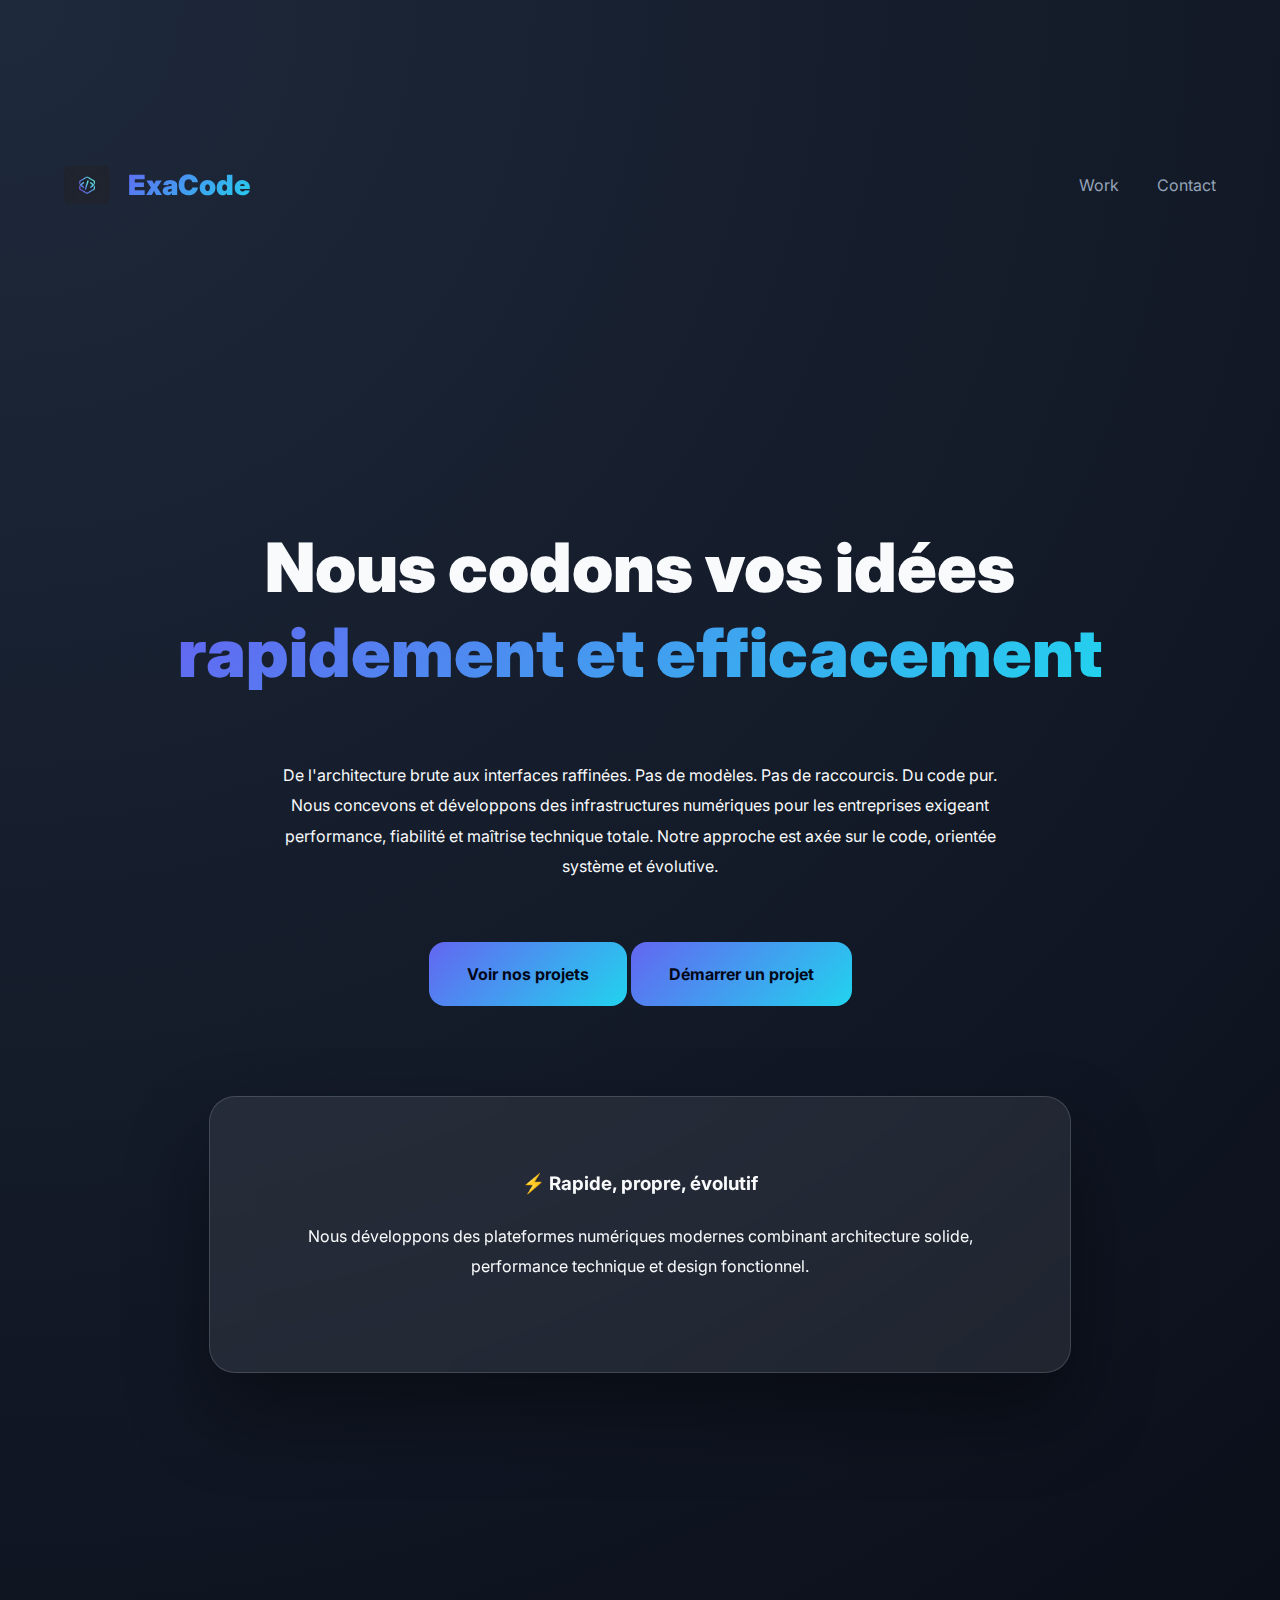
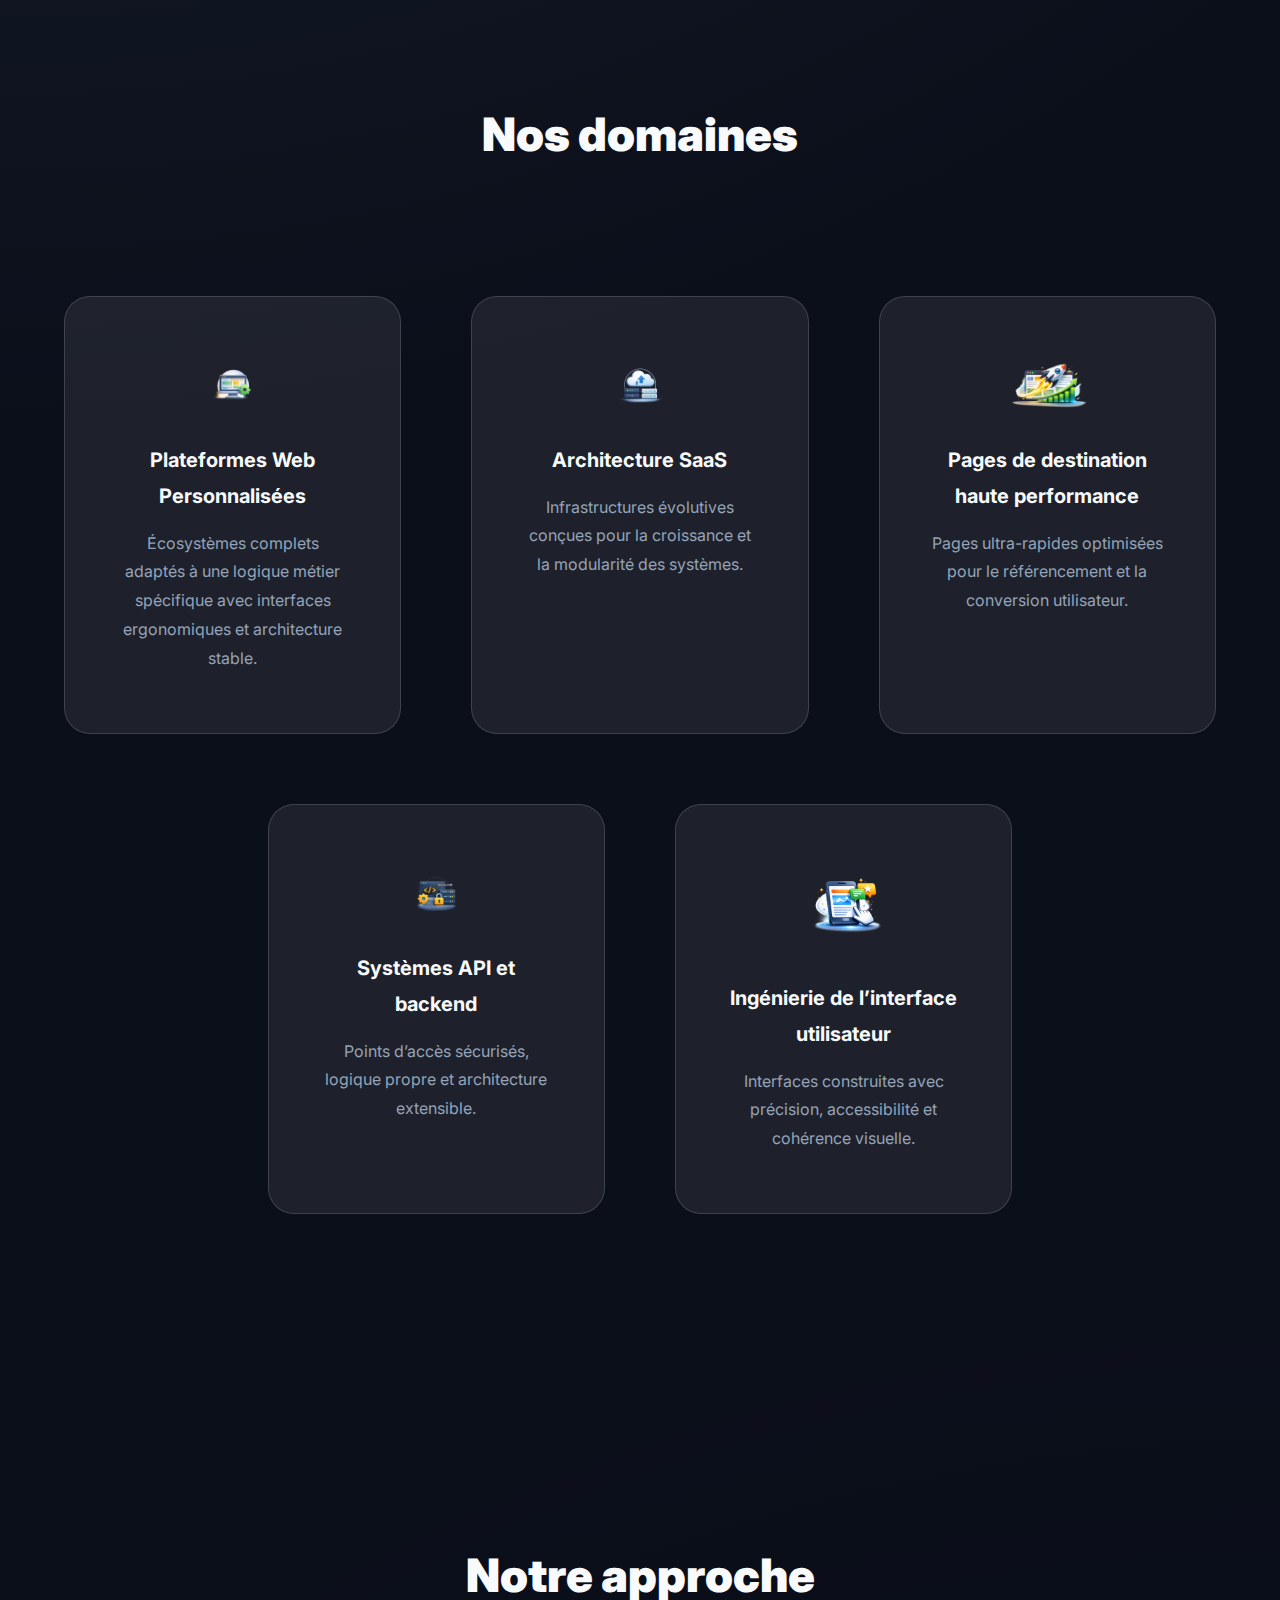
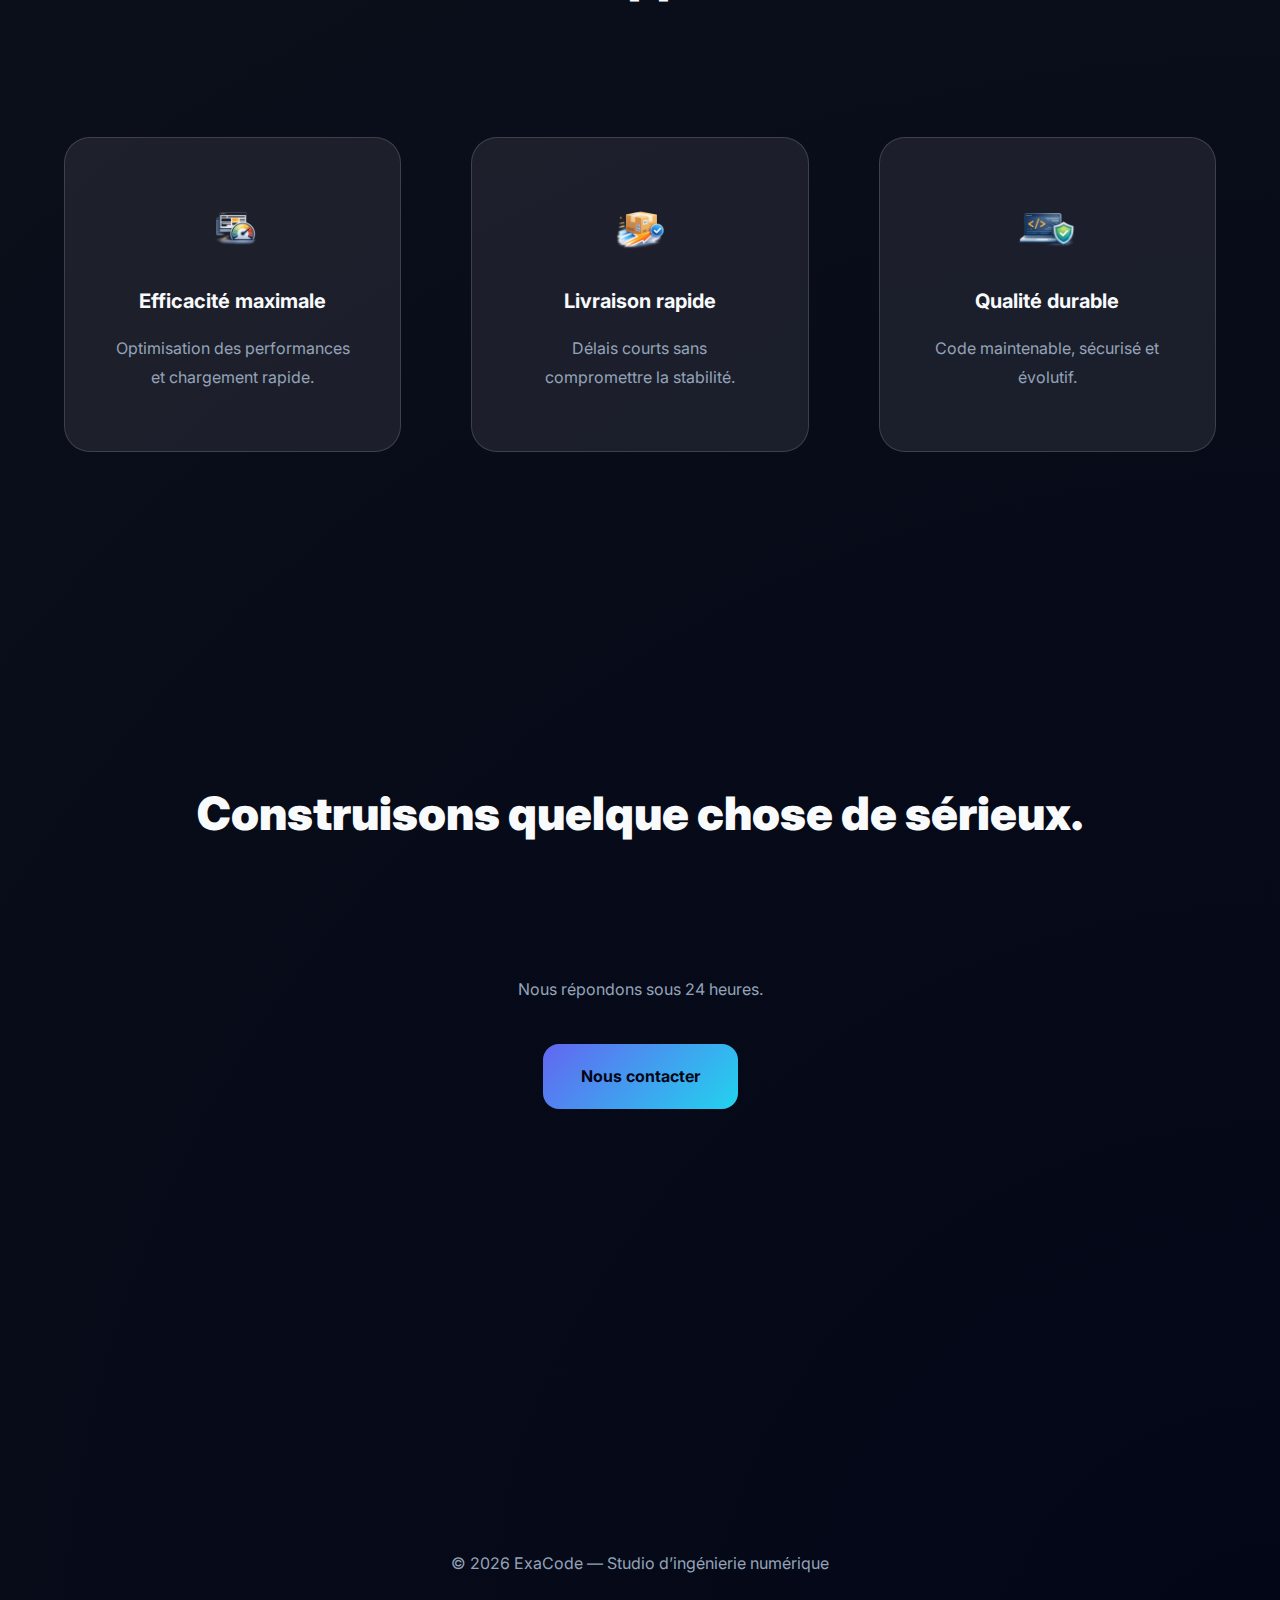
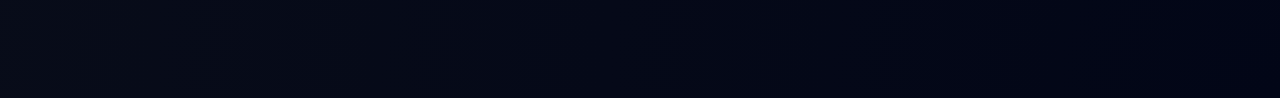
<file: index.html>
<!DOCTYPE html>
<html lang="fr">
<head>
  <meta charset="UTF-8">
  <title>ExaCode</title>

  <!-- Favicon -->
  <link rel="icon" type="image/png" sizes="32x32" href="favicon-32.png?v=2">
<link rel="shortcut icon" href="favicon-32.png?v=2">

  <!-- CSS -->
  <link rel="stylesheet" href="style.css">
  <link href="https://fonts.googleapis.com/css2?family=Inter:wght@400;600;700;900&display=swap" rel="stylesheet">
</head>

<body>

<header class="container">
  <div class="logo">
    <img src="logo.png" alt="ExaCode">
    <span>ExaCode</span>
  </div>

  <nav>
    <a href="work.html">Work</a>
    <a href="contact.html">Contact</a>
  </nav>
</header>

<!-- HERO -->
<section class="container hero">

  <div>
    <!-- TITRE REMONTÉ AVEC MARGIN -->
    <h1 class="hero-title" style="margin-bottom:70px;">
      Nous codons vos idées<br>
      <span>rapidement et efficacement</span>
    </h1>

    <p>
De l'architecture brute aux interfaces raffinées. Pas de modèles. Pas de raccourcis. Du code pur. Nous concevons et développons des infrastructures numériques pour les entreprises exigeant performance, fiabilité et maîtrise technique totale. Notre approche est axée sur le code, orientée système et évolutive.
</p>

    <a class="btn" href="work.html">Voir nos projets</a>
    <a class="btn" href="contact.html">Démarrer un projet</a>
  </div>

  <div class="glass">
    <h3>⚡ Rapide, propre, évolutif</h3>
    <p>
      Nous développons des plateformes numériques modernes combinant architecture solide,
      performance technique et design fonctionnel.
    </p>
  </div>

</section>

<!-- SERVICES -->
<section class="container">

  <h2 class="section-title">Nos domaines</h2>

  <div class="grid">

    <div class="card">
  <div class="card-icon">
    <img src="image 4.png" alt="">
  </div>

  <h3>Plateformes Web Personnalisées</h3>
  <p>Écosystèmes complets adaptés à une logique métier spécifique avec interfaces ergonomiques et architecture stable.</p>
</div>


    <div class="card">
  <div class="card-icon">
    <img src="image 5.png" alt="">
  </div>

  <h3>Architecture SaaS</h3>
  <p>Infrastructures évolutives conçues pour la croissance et la modularité des systèmes.</p>
</div>


    <div class="card">
  <div class="card-icon">
    <img src="image 6.png" alt="">
  </div>

  <h3>Pages de destination haute performance</h3>
  <p>Pages ultra-rapides optimisées pour le référencement et la conversion utilisateur.</p>
</div>


    <!-- CES DEUX CARTES UN PEU PLUS À DROITE -->
    <div class="card">
  <div class="card-icon">
    <img src="image 3.png" alt="">
  </div>

  <h3>Systèmes API et backend</h3>
  <p>Points d’accès sécurisés, logique propre et architecture extensible.</p>
</div>

<div class="card">
  <div class="card-icon">
    <img src="image 8.png" alt="" class="icon-adjust">
  </div>

  <h3>Ingénierie de l’interface utilisateur</h3>
  <p>Interfaces construites avec précision, accessibilité et cohérence visuelle.</p>
</div>


  </div>

</section>

<!-- APPROCHE -->
<section class="container">

  <h2 class="section-title">Notre approche</h2>

  <div class="grid">

    <div class="card">
  <div class="card-icon">
    <img src="image 2.png" alt="">
  </div>

  <h3>Efficacité maximale</h3>
  <p>Optimisation des performances et chargement rapide.</p>
</div>


    <div class="card">
  <div class="card-icon">
    <img src="image 1.png" alt="">
  </div>

  <h3>Livraison rapide</h3>
  <p>Délais courts sans compromettre la stabilité.</p>
</div>


    <div class="card">
  <div class="card-icon">
    <img src="image 7.png" alt="">
  </div>

  <h3>Qualité durable</h3>
  <p>Code maintenable, sécurisé et évolutif.</p>
</div>


  </div>

</section>

<!-- CTA FINAL -->
<section class="container" style="text-align:center;">

  <h2 class="section-title">Construisons quelque chose de sérieux.</h2>

  <p style="color:#94a3b8;">
    Nous répondons sous 24 heures.
  </p>

  <a class="btn" href="contact.html">Nous contacter</a>

</section>

<footer>
© 2026 ExaCode — Studio d’ingénierie numérique
</footer>

</body>
</html>
</file>
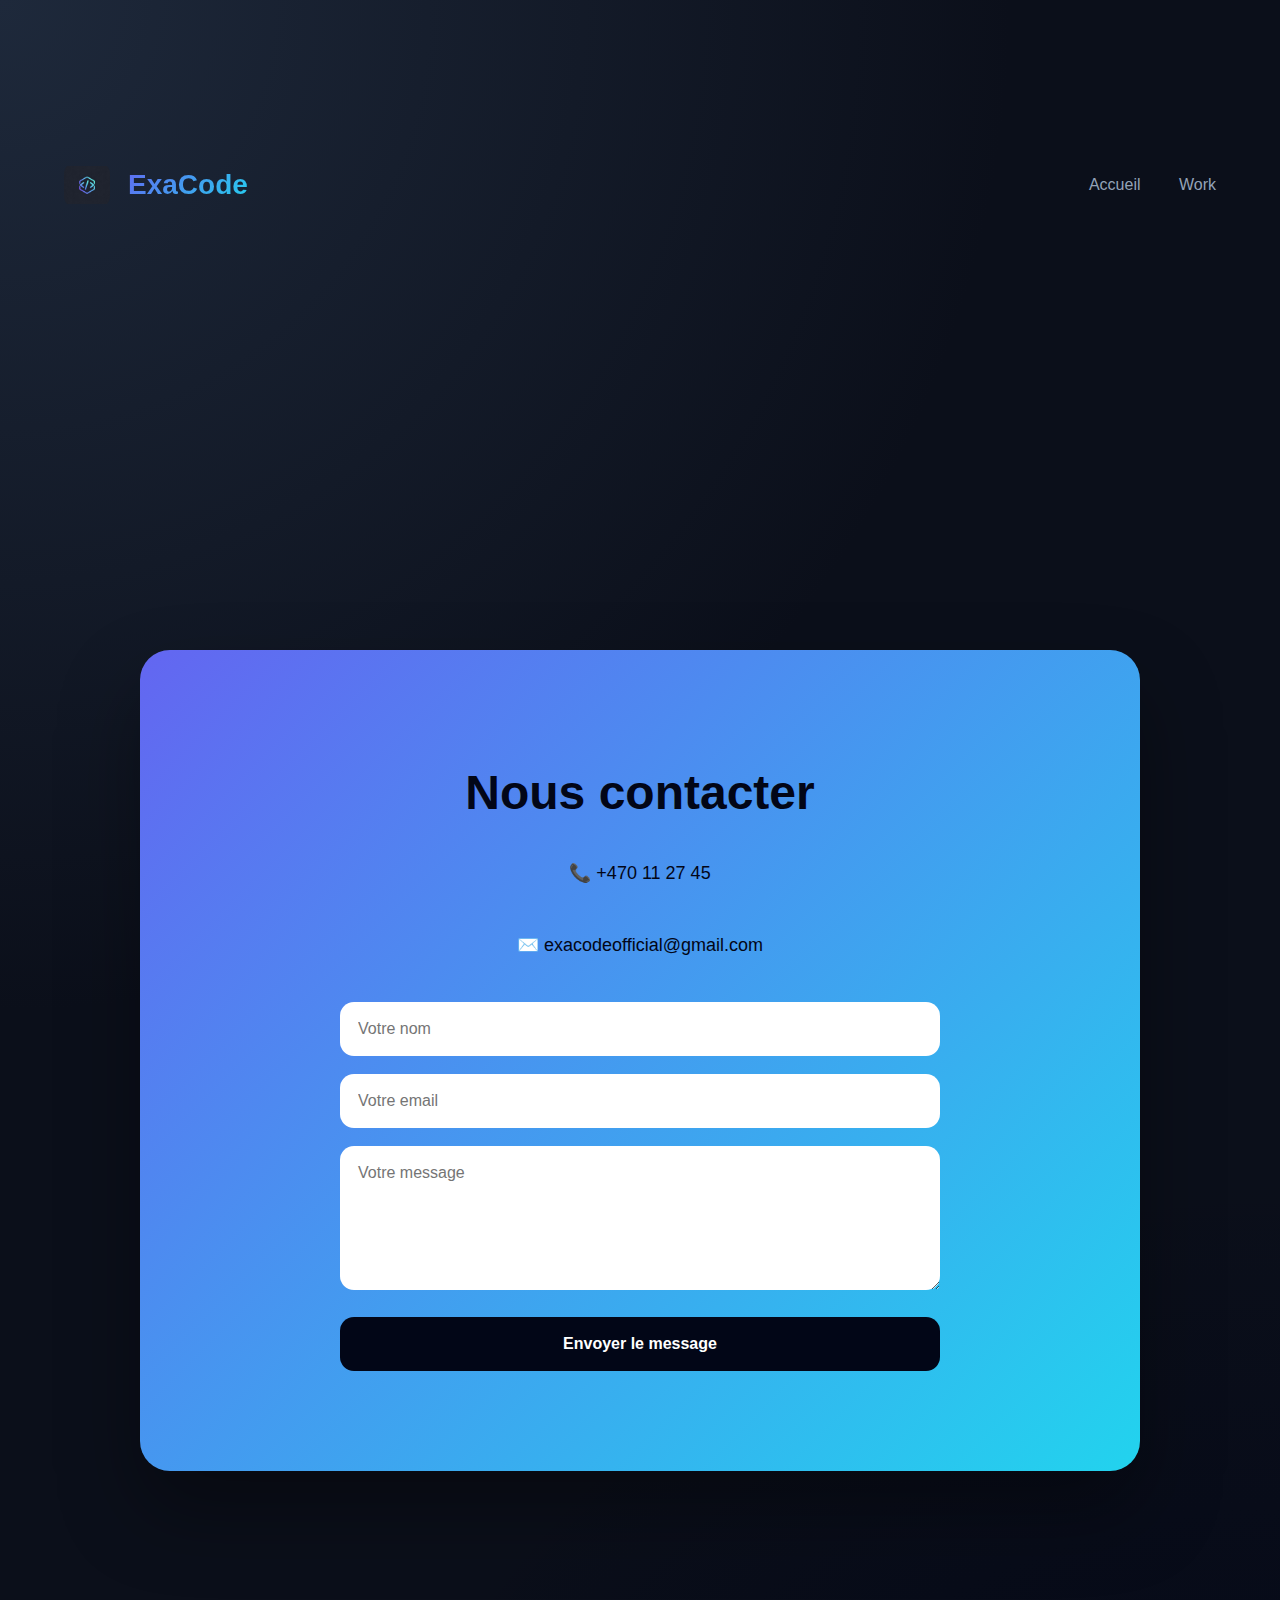
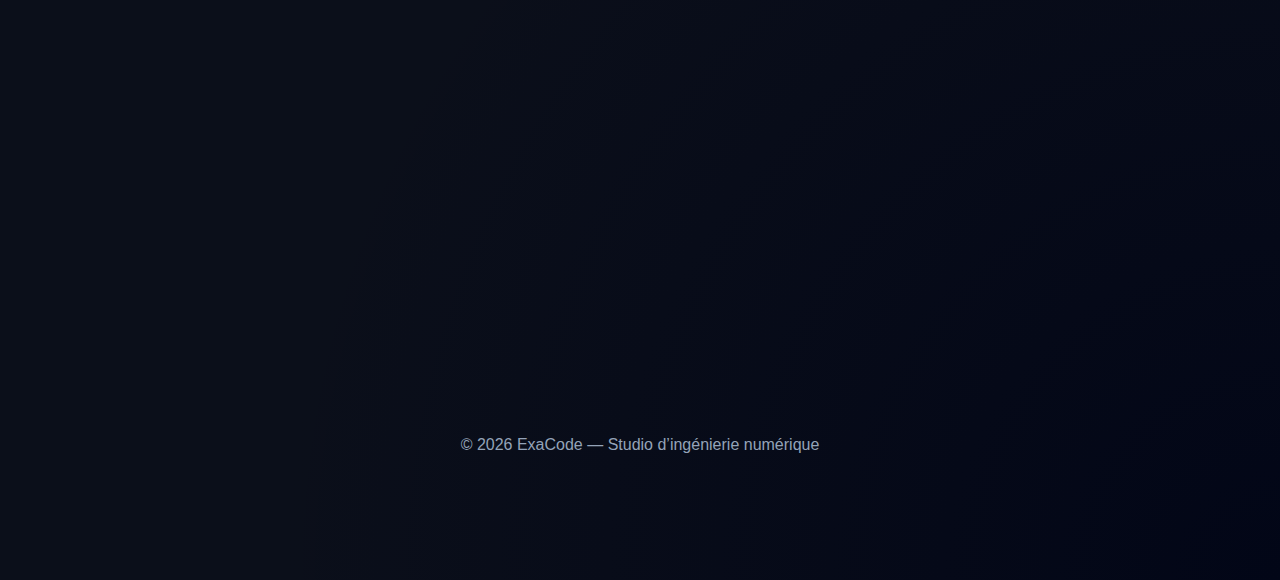
<file: contact.html>
<!DOCTYPE html>
<html lang="fr">
<head>
<meta charset="UTF-8">
<title>Contact - ExaCode</title>
<link rel="stylesheet" href="style.css">
</head>

<body>

<header class="container">
  <div class="logo">
    <img src="logo.png" alt="ExaCode">
    <span>ExaCode</span>
  </div>

  <nav>
    <a href="index.html">Accueil</a>
    <a href="work.html">Work</a>
  </nav>
</header>

<section class="container">

  <div class="contact-box">

    <h2>Nous contacter</h2>

    <p>📞 +470 11 27 45</p>
    <p>✉️ exacodeofficial@gmail.com</p>

    <form action="https://formspree.io/f/myknzyky" method="POST">

      <input type="text" name="name" placeholder="Votre nom" required>

      <input type="email" name="email" placeholder="Votre email" required>

      <textarea name="message" rows="6"
      placeholder="Votre message" required></textarea>

      <button type="submit">Envoyer le message</button>

    </form>

  </div>

</section>

<footer>
© 2026 ExaCode — Studio d’ingénierie numérique
</footer>

</body>
</html>
</file>
<file: style.css>
:root{
  --bg:#0b0f1a;
  --card:rgba(255,255,255,0.08);
  --border:rgba(255,255,255,0.15);
  --text:#f8fafc;
  --muted:#94a3b8;
  --primary:#6366f1;
  --secondary:#22d3ee;
}

*{
  margin:0;
  padding:0;
  box-sizing:border-box;
  font-family:'Inter',sans-serif;
}

body{
  background:
    radial-gradient(circle at top left,#1e293b,transparent 40%),
    radial-gradient(circle at bottom right,#020617,transparent 40%),
    var(--bg);
  color:var(--text);
  line-height:1.8;
}

/* CONTAINER */

.container{
  max-width:1200px;
  margin:auto;
  padding:160px 24px;
}

/* HEADER */

header{
  display:flex;
  justify-content:space-between;
  align-items:center;
  padding-top:60px;
  padding-bottom:40px;
}

/* LOGO */

.logo{
  display:flex;
  align-items:center;
  gap:18px;
}

.logo img{
  width:46px;
  height:46px;
  object-fit:contain;
  border-radius:12px;
}

.logo span{
  font-size:28px;
  font-weight:900;
  background:linear-gradient(135deg,var(--primary),var(--secondary));
  -webkit-background-clip:text;
  -webkit-text-fill-color:transparent;
}

nav a{
  color:var(--muted);
  margin-left:34px;
  text-decoration:none;
}

nav a:hover{
  color:white;
}

/* HERO */

.hero{
  display:flex;
  flex-direction:column;
  gap:90px;
  align-items:center;
  text-align:center;
}

.hero-title{
  font-size:68px;
  font-weight:900;
  line-height:1.1;
  margin-bottom:40px;
}

.hero-title span{
  background:linear-gradient(135deg,#6366f1,#22d3ee);
  -webkit-background-clip:text;
  -webkit-text-fill-color:transparent;
  display:block;
  margin-top:10px;
}

.hero p{
  text-align:center;
  max-width:720px;
  margin:20px auto;
  line-height:1.9;
}

/* BUTTON */

.btn{
  display:inline-block;
  margin-top:40px;
  padding:18px 38px;
  border-radius:16px;
  background:linear-gradient(135deg,var(--primary),var(--secondary));
  color:#020617;
  font-weight:700;
  text-decoration:none;
  transition:.3s;
}

.btn:hover{
  transform:translateY(-4px);
  box-shadow:0 25px 60px rgba(99,102,241,.45);
}

/* GLASS */

.glass{
  background:var(--card);
  border:1px solid var(--border);
  backdrop-filter:blur(18px);
  border-radius:26px;
  padding:70px;
  box-shadow:0 40px 80px rgba(0,0,0,.4);
}

/* TITRES */

.section-title{
  text-align:center;
  font-size:46px;
  font-weight:900;
  margin-bottom:120px;
}

/* ================= GRID CORRIGÉE ================= */

.grid{
  display:grid;
  grid-template-columns:repeat(6, 1fr);
  gap:70px;
  margin-top:90px;
}

/* Ligne 1 */
.grid .card:nth-child(1){ grid-column:1 / span 2; }
.grid .card:nth-child(2){ grid-column:3 / span 2; }
.grid .card:nth-child(3){ grid-column:5 / span 2; }

/* Ligne 2 centrée parfaitement */
.grid .card:nth-child(4){ grid-column:2 / span 2; }
.grid .card:nth-child(5){ grid-column:4 / span 2; }

/* CARD */

.card{
  background:var(--card);
  border:1px solid var(--border);
  border-radius:26px;
  padding:60px 50px;
  width:100%;
  max-width:420px;

  display:flex;
  flex-direction:column;
  align-items:center;
  text-align:center;

  transition:0.3s ease;
}

.card:hover{
  transform:translateY(-10px);
  background:rgba(255,255,255,0.14);
  box-shadow:0 30px 60px rgba(0,0,0,0.35);
}

/* IMAGE */

.card-icon{
  width:100%;
  display:flex;
  justify-content:center;
  margin-bottom:25px;
}

.card-icon img{
  width:90px;   /* taille idéale pour ton design */
  height:auto;
  object-fit:contain;
  transition:0.3s ease;
}

.card:hover .card-icon img{
  transform:scale(1.07);
}

/* TEXT */

.card h3{
  margin-bottom:15px;
  font-size:20px;
}

.card p{
  color:var(--muted);
}


/* FOOTER */

footer{
  text-align:center;
  padding:120px 20px;
  color:var(--muted);
  margin-top:160px;
}

/* ================= CONTACT PAGE ================= */

.contact-box{
  max-width:1000px;
  margin:120px auto;
  padding:100px 60px;
  border-radius:30px;
  background:linear-gradient(135deg,#6366f1,#22d3ee);
  text-align:center;
  color:#020617;
  box-shadow:0 40px 80px rgba(0,0,0,.35);
}

.contact-box h2{
  font-size:48px;
  font-weight:900;
  margin-bottom:20px;
}

.contact-box p{
  font-size:18px;
  margin-bottom:40px;
  font-weight:500;
}

.contact-box form{
  max-width:600px;
  margin:0 auto;
}

.contact-box input,
.contact-box textarea{
  width:100%;
  padding:18px;
  margin-bottom:18px;
  border-radius:14px;
  border:none;
  font-size:16px;
  outline:none;
}

.contact-box input:focus,
.contact-box textarea:focus{
  box-shadow:0 10px 30px rgba(0,0,0,0.25);
}

.contact-box button{
  width:100%;
  padding:18px;
  border:none;
  border-radius:14px;
  background:#020617;
  color:white;
  font-weight:700;
  font-size:16px;
  cursor:pointer;
  transition:.3s;
}

.contact-box button:hover{
  transform:translateY(-4px);
  box-shadow:0 20px 50px rgba(0,0,0,0.35);
}
</file>
